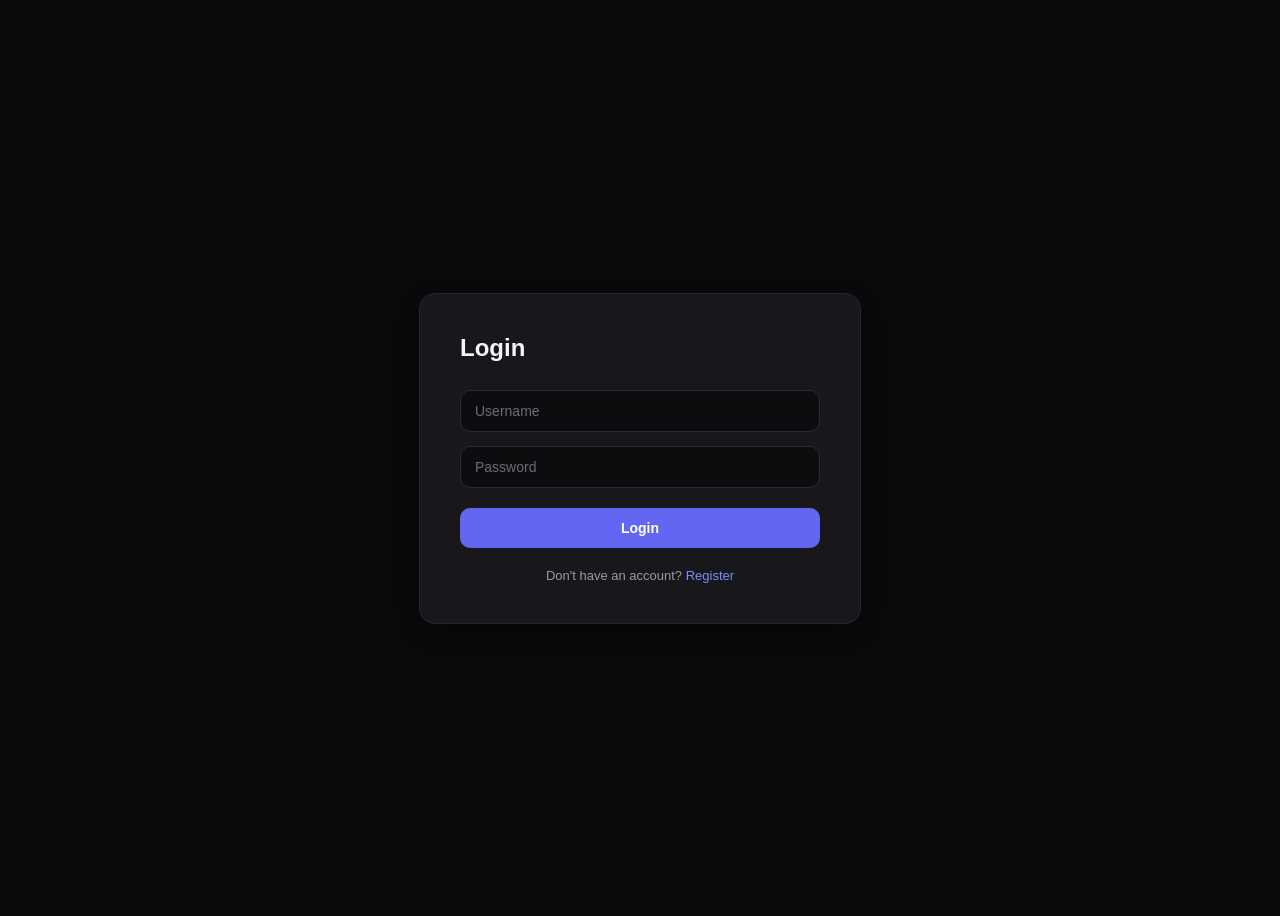
<file: src/main/resources/static/login.html>
<!DOCTYPE html>
<html lang="en">
    <head>
        <meta charset="UTF-8">
        <meta name="viewport" content="width=device-width, initial-scale=1.0">
        <title>Login</title>
        <link rel="stylesheet" href="css/loginRegister.css">
    </head>
    <body>
        <div class="login-container">
            <h1>Login</h1>

            <form id="loginForm">
                <input
                    type="text"
                    id="username"
                    placeholder="Username"
                    required
                >
                <input
                    type="password"
                    id="password"
                    placeholder="Password"
                    required
                >
                <button type="submit">
                    Login
                </button>
            </form>

            <p>
                Don't have an account?
                <a href="register.html">Register</a>
            </p>
        </div>
        <script src="js/login.js"></script>
    </body>
</html>
</file>
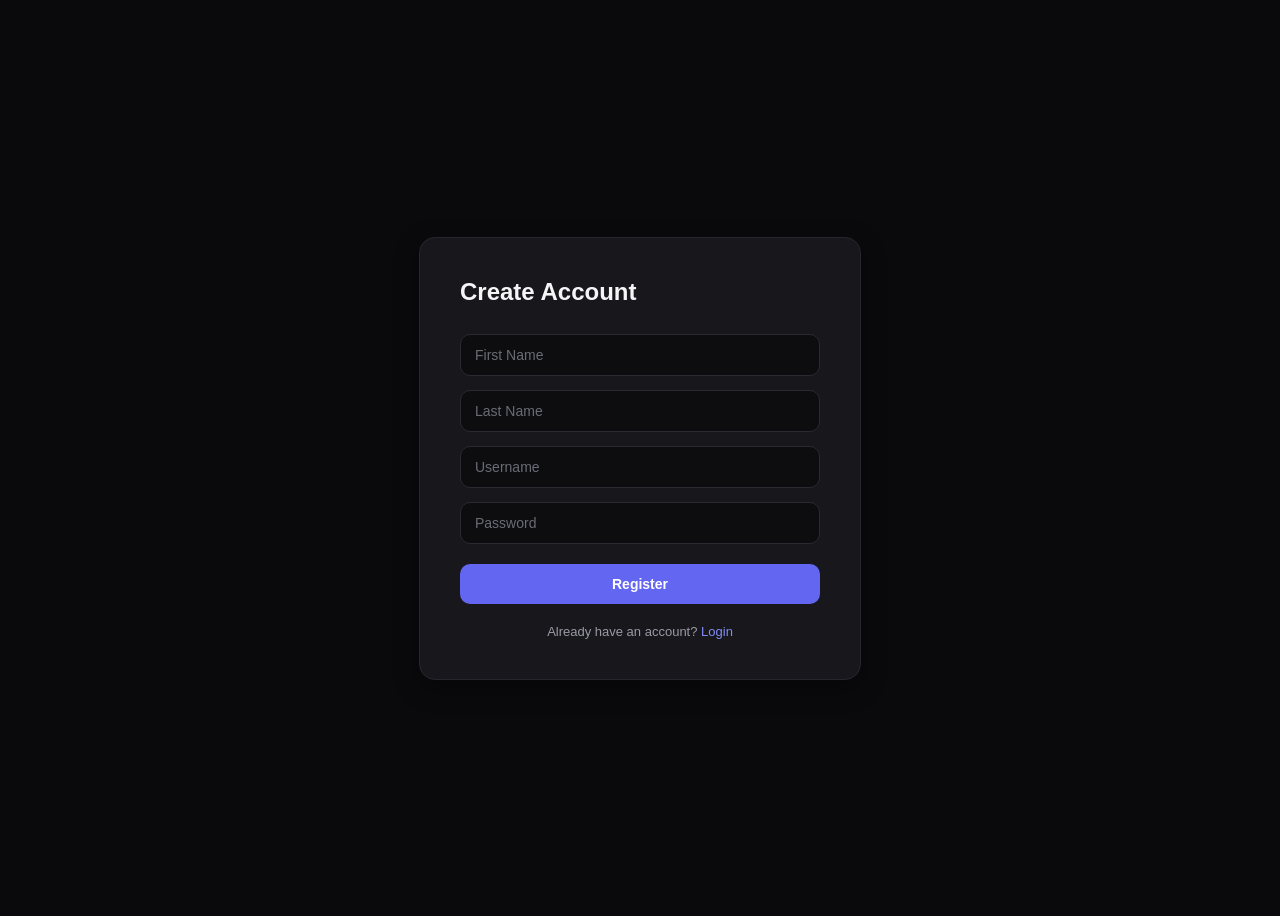
<file: src/main/resources/static/register.html>
<!DOCTYPE html>
<html lang="en">
    <head>
        <meta charset="UTF-8">
        <meta name="viewport" content="width=device-width, initial-scale=1.0">
        <title>Register</title>

        <link rel="stylesheet" href="css/loginRegister.css">
    </head>
    <body>
        <div class="register-container">
            <h1>Create Account</h1>

            <form id="registerForm">
                <input
                    type="text"
                    id="name"
                    placeholder="First Name"
                    required
                >
                <input
                    type="text"
                    id="lastname"
                    placeholder="Last Name"
                    required
                >
                <input
                    type="text"
                    id="username"
                    placeholder="Username"
                    required
                >
                <input
                    type="password"
                    id="password"
                    placeholder="Password"
                    required
                >
                <button type="submit">
                    Register
                </button>
            </form>

            <p>
                Already have an account?
                <a href="login.html">Login</a>
            </p>
        </div>
        <script src="js/register.js"></script>
    </body>
</html>
</file>
<file: src/main/resources/static/css/loginRegister.css>
body:has(.login-container),
body:has(.register-container) {
    background-color: #0a0a0d;
    display: flex;
    align-items: center;
    justify-content: center;
    min-height: 100vh;
    font-family: -apple-system, BlinkMacSystemFont, "Segoe UI", Roboto, sans-serif;
}

.login-container,
.register-container {
    background-color: #17171c;
    border: 1px solid #26262e;
    border-radius: 16px;
    padding: 40px;
    width: 100%;
    max-width: 360px;
    box-shadow: 0 8px 24px rgba(0, 0, 0, 0.4);
}

.login-container h1,
.register-container h1 {
    color: #f5f5f7;
    font-size: 24px;
    font-weight: 600;
    margin: 0 0 28px;
}

.login-container form,
.register-container form {
    display: flex;
    flex-direction: column;
    gap: 14px;
}

.login-container input,
.register-container input {
    background-color: #0d0d10;
    border: 1px solid #2a2a33;
    border-radius: 10px;
    padding: 12px 14px;
    color: #f5f5f7;
    font-size: 14px;
    outline: none;
    transition: border-color 0.15s ease;
}

.login-container input::placeholder,
.register-container input::placeholder {
    color: #6b6b76;
}

.login-container input:focus,
.register-container input:focus {
    border-color: #6366f1;
}

.login-container button,
.register-container button {
    background-color: #6366f1;
    color: #fff;
    border: none;
    border-radius: 10px;
    padding: 12px 14px;
    font-size: 14px;
    font-weight: 600;
    cursor: pointer;
    margin-top: 6px;
    transition: background-color 0.15s ease;
}

.login-container button:hover,
.register-container button:hover {
    background-color: #5457e5;
}

.login-container p,
.register-container p {
    color: #9a9aa5;
    font-size: 13px;
    margin: 20px 0 0;
    text-align: center;
}

.login-container a,
.register-container a {
    color: #818cf8;
    text-decoration: none;
    font-weight: 500;
}

.login-container a:hover,
.register-container a:hover {
    text-decoration: underline;
}
</file>
